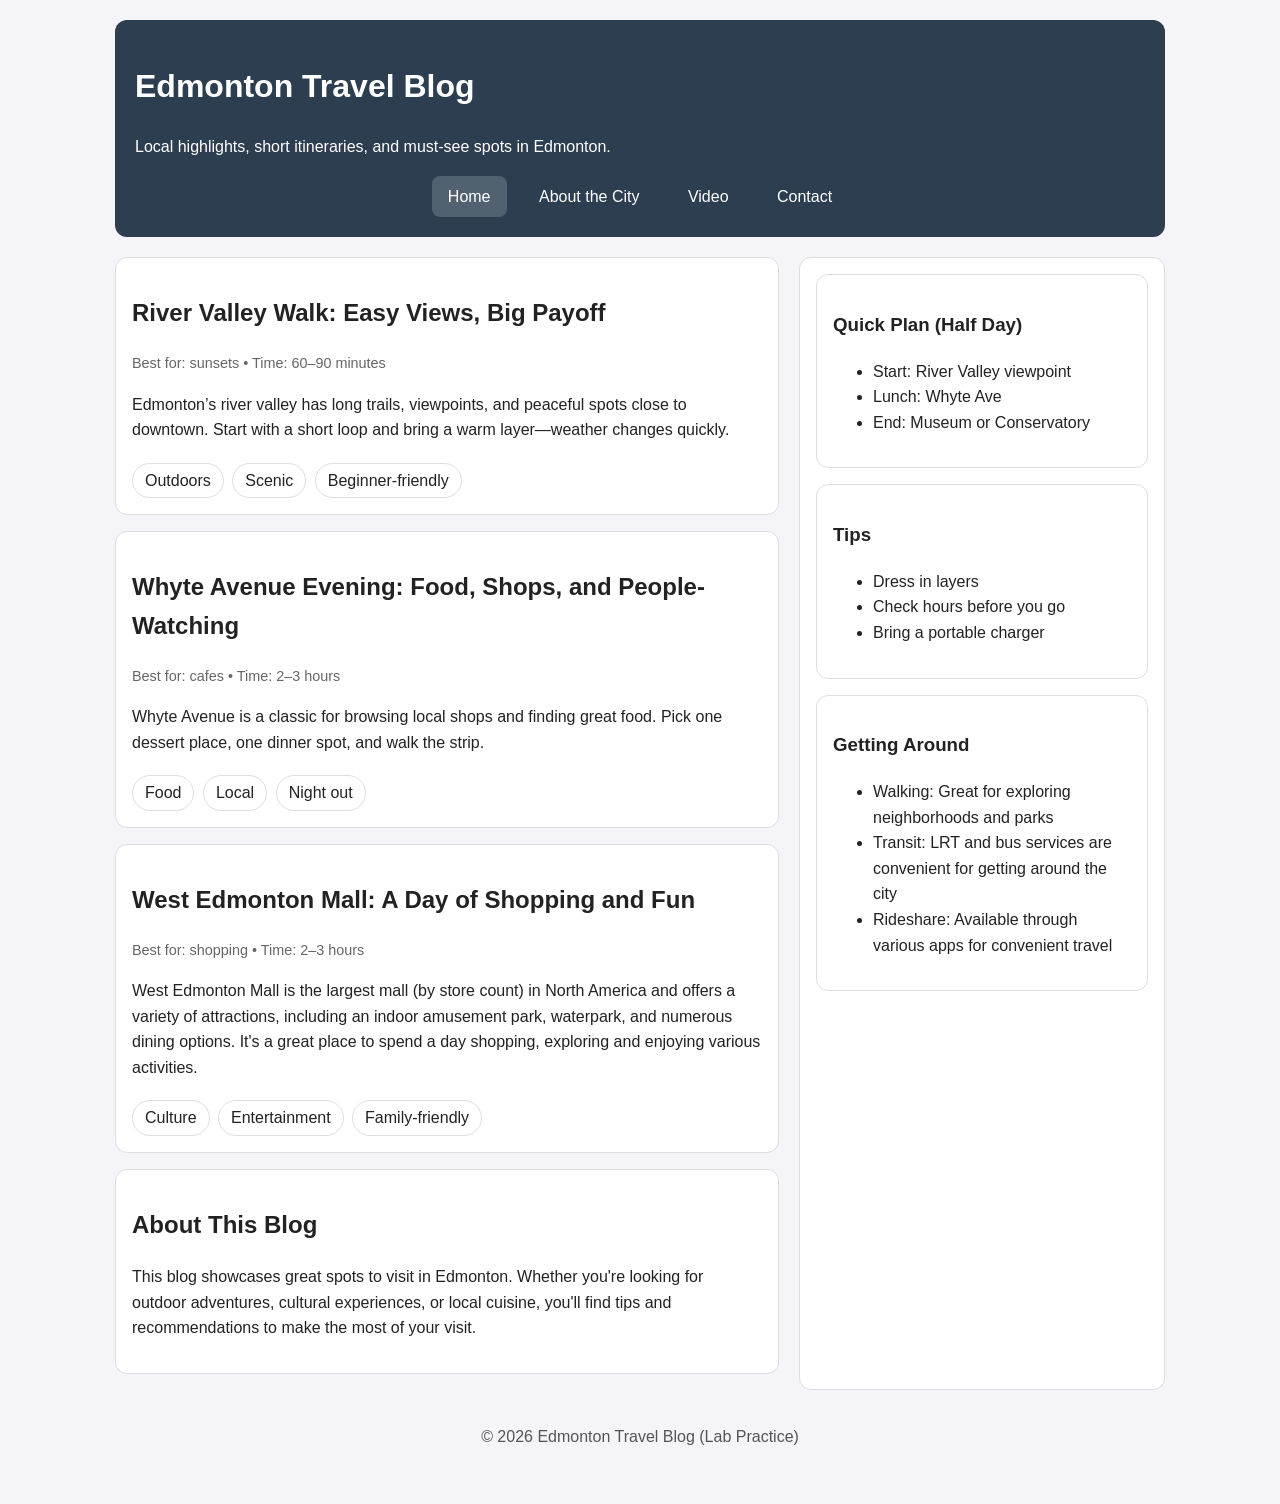
<file: index.html>
<!DOCTYPE html>
<html lang="en">

<head>
    <!-- Character encoding -->
    <meta charset="UTF-8" />
    <!-- Responsive scaling for mobile -->
    <meta name="viewport" content="width=device-width, initial-scale=1" />
    <title>Edmonton Travel Blog | Home</title>
    <!-- All pages share ONE stylesheet -->
    <link rel="stylesheet" href="style.css" />
</head>

<body>
    <!-- Container centers the site and controls max-width -->
    <div class="container">
        <header class="site-header">
            <h1>Edmonton Travel Blog</h1>
            <p>Local highlights, short itineraries, and must-see spots in Edmonton.</p>
            <!-- Navigation is a list; CSS will turn it into a nav bar -->
            <nav class="site-nav">
                <ul>
                    <li><a class="active" href="index.html">Home</a></li>
                    <li><a href="city.html">About the City</a></li>
                    <li><a href="video.html">Video</a></li>
                    <li><a href="contact.html">Contact</a></li>
                </ul>
            </nav>
        </header>
        <!-- Two-column layout: main content + sidebar -->
        <main class="layout">
            <section class="main">
                <article class="card">
                    <h2>River Valley Walk: Easy Views, Big Payoff</h2>
                    <div class="meta">Best for: sunsets • Time: 60–90 minutes</div>
                    <p>
                        Edmonton’s river valley has long trails, viewpoints, and peaceful spots
                        close to downtown. Start with a short loop and bring a warm layer—weather
                        changes quickly.
                    </p>
                    <div class="tags">
                        <span class="tag">Outdoors</span>
                        <span class="tag">Scenic</span>
                        <span class="tag">Beginner-friendly</span>
                    </div>
                </article>
                <article class="card">
                    <h2>Whyte Avenue Evening: Food, Shops, and People-Watching</h2>
                    <div class="meta">Best for: cafes • Time: 2–3 hours</div>
                    <p>
                        Whyte Avenue is a classic for browsing local shops and finding great food.
                        Pick one dessert place, one dinner spot, and walk the strip.
                    </p>
                    <div class="tags">
                        <span class="tag">Food</span>
                        <span class="tag">Local</span>
                        <span class="tag">Night out</span>
                    </div>
                </article>
                <!-- TODO (HTML #1):
Add ONE more blog post as <article class="card"> with:
- a place in Edmonton (example: Muttart Conservatory, Fort Edmonton Park,
Royal Alberta Museum)
- a <div class="meta"> line
- at least TWO <span class="tag"> tags
-->
                <article class="card">
                    <h2>West Edmonton Mall: A Day of Shopping and Fun</h2>
                    <div class="meta">Best for: shopping • Time: 2–3 hours</div>
                    <p>
                        West Edmonton Mall is the largest mall (by store count) in North America and offers a variety of attractions, including an indoor amusement park, waterpark, and numerous dining options. 
                        It's a great place to spend a day shopping, exploring and enjoying various activities.
                    </p>
                    <div class="tags">
                        <span class="tag">Culture</span>
                        <span class="tag">Entertainment</span>
                        <span class="tag">Family-friendly</span>
                    </div>
                </article>
                <!-- TODO (HTML #2):
Add another card at the bottom:
- heading and 2–3 sentences describing what the blog is about
-->
                <article class="card">
                    <h2>About This Blog</h2>
                    <p>
                        This blog showcases great spots to visit in Edmonton. Whether you're looking for outdoor adventures, cultural experiences, or local cuisine, you'll find tips and recommendations to make the most of your visit.
                    </p>
                </article>
            </section>
            <aside class="sidebar">
                <div class="card">
                    <h3>Quick Plan (Half Day)</h3>
                    <ul>
                        <li>Start: River Valley viewpoint</li>
                        <li>Lunch: Whyte Ave</li>
                        <li>End: Museum or Conservatory</li>
                    </ul>
                </div>
                <div class="card">
                    <h3>Tips</h3>
                    <ul>
                        <li>Dress in layers</li>
                        <li>Check hours before you go</li>
                        <li>Bring a portable charger</li>
                    </ul>
                </div>
                <!-- TODO (HTML #3):
Add one more sidebar card:
- Title: Getting Around
- List with 2/3 items (walk, transit, rideshare, etc.)
-->
                <div class="card">
                    <h3>Getting Around</h3>
                    <ul>
                        <li>Walking: Great for exploring neighborhoods and parks</li>
                        <li>Transit: LRT and bus services are convenient for getting around the city</li>
                        <li>Rideshare: Available through various apps for convenient travel</li>
                    </ul>
                </div>
            </aside>
        </main>
        <footer class="site-footer">
            <p>&copy; 2026 Edmonton Travel Blog (Lab Practice)</p>
        </footer>
    </div>
</body>

</html>
</file>
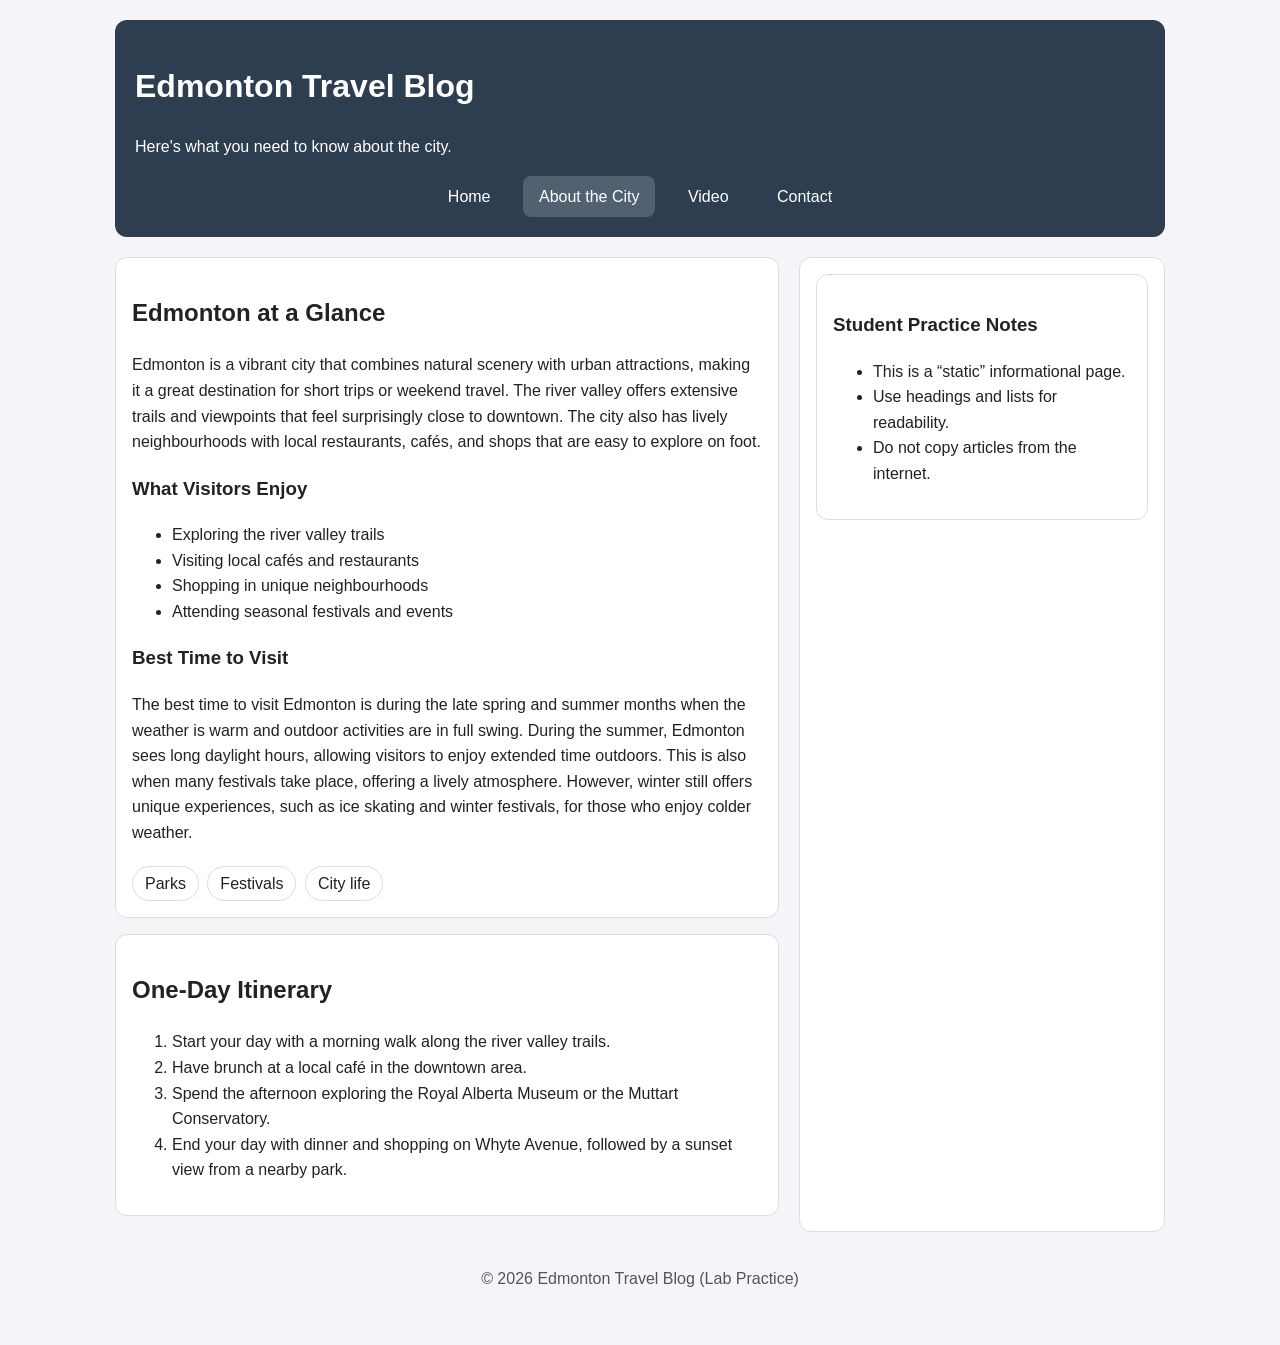
<file: city.html>
<!DOCTYPE html>
<html lang="en">

<head>
    <meta charset="UTF-8" />
    <meta name="viewport" content="width=device-width, initial-scale=1" />
    <title>Edmonton Travel Blog | About the City</title>
    <link rel="stylesheet" href="style.css" />
</head>

<body>
    <div class="container">
        <!-- TODO (HTML #4):
HEADER SECTION (copy the same structure from index.html)
1) Create a <header> with class="site-header"
2) Add an <h1> for the site title: Edmonton Travel Blog
3) Add a <p> that describes the current page (example: About the City)
4) Add the navigation menu using <nav class="site-nav"> with a <ul> list
- Each menu item is a <li> containing an <a> link
- Use the SAME menu on every page for consistency
- Only change which link has class="active" (the current page)
-->
        <header class="site-header">
            <h1>Edmonton Travel Blog</h1>
            <p>Here's what you need to know about the city.</p>
            <!-- Navigation is a list; CSS will turn it into a nav bar -->
            <nav class="site-nav">
                <ul>
                    <li><a href="index.html">Home</a></li>
                    <li><a class="active" href="city.html">About the City</a></li>
                    <li><a href="video.html">Video</a></li>
                    <li><a href="contact.html">Contact</a></li>
                </ul>
            </nav>
        </header>
        <main class="layout">
            <section class="main">
                <div class="card">
                    <h2>Edmonton at a Glance</h2>
                    <p>
                        Edmonton is a vibrant city that combines natural scenery with urban
                        attractions, making it a great destination for short trips or weekend
                        travel. The river valley offers extensive trails and viewpoints that
                        feel surprisingly close to downtown. The city also has lively
                        neighbourhoods with local restaurants, cafés, and shops that are easy
                        to explore on foot.
                    </p>
                    <h3>What Visitors Enjoy</h3>
                    <!-- TODO (HTML #5):
Add a <ul> list with 4 items.
-->
                        <ul>
                            <li>Exploring the river valley trails</li>
                            <li>Visiting local cafés and restaurants</li>
                            <li>Shopping in unique neighbourhoods</li>
                            <li>Attending seasonal festivals and events</li>
                        </ul>
                    <!-- TODO (HTML #6):
Create a header stating “Best Time to Visit” and Write 2–4 sentences.
-->
                    <h3>Best Time to Visit</h3>
                    <p>
                        The best time to visit Edmonton is during the late spring and summer months when the weather is warm and outdoor activities are in full swing.
                        During the summer, Edmonton sees long daylight hours, allowing visitors to enjoy extended time outdoors. 
                        This is also when many festivals take place, offering a lively atmosphere. 
                        However, winter still offers unique experiences, such as ice skating and winter festivals, for those who enjoy colder weather.
                    </p>
                    <div class="tags">
                        <span class="tag">Parks</span>
                        <span class="tag">Festivals</span>
                        <span class="tag">City life</span>
                    </div>
                </div>
                <!-- TODO (HTML #7):
Add a second card titled “One-Day Itinerary” containing an <ol> list with
4 steps.
-->
                <div class="card">
                    <h2>One-Day Itinerary</h2>
                    <ol>
                        <li>Start your day with a morning walk along the river valley trails.</li>
                        <li>Have brunch at a local café in the downtown area.</li>
                        <li>Spend the afternoon exploring the Royal Alberta Museum or the Muttart Conservatory.</li>
                        <li>End your day with dinner and shopping on Whyte Avenue, followed by a sunset view from a nearby park.</li>
                    </ol>
                </div>
            </section>
            <aside class="sidebar">
                <div class="card">
                    <h3>Student Practice Notes</h3>
                    <ul>
                        <li>This is a “static” informational page.</li>
                        <li>Use headings and lists for readability.</li>
                        <li>Do not copy articles from the internet.</li>
                    </ul>
                </div>
            </aside>
        </main>
        <footer class="site-footer">
            <p>&copy; 2026 Edmonton Travel Blog (Lab Practice)</p>
        </footer>
    </div>
</body>

</html>
</file>
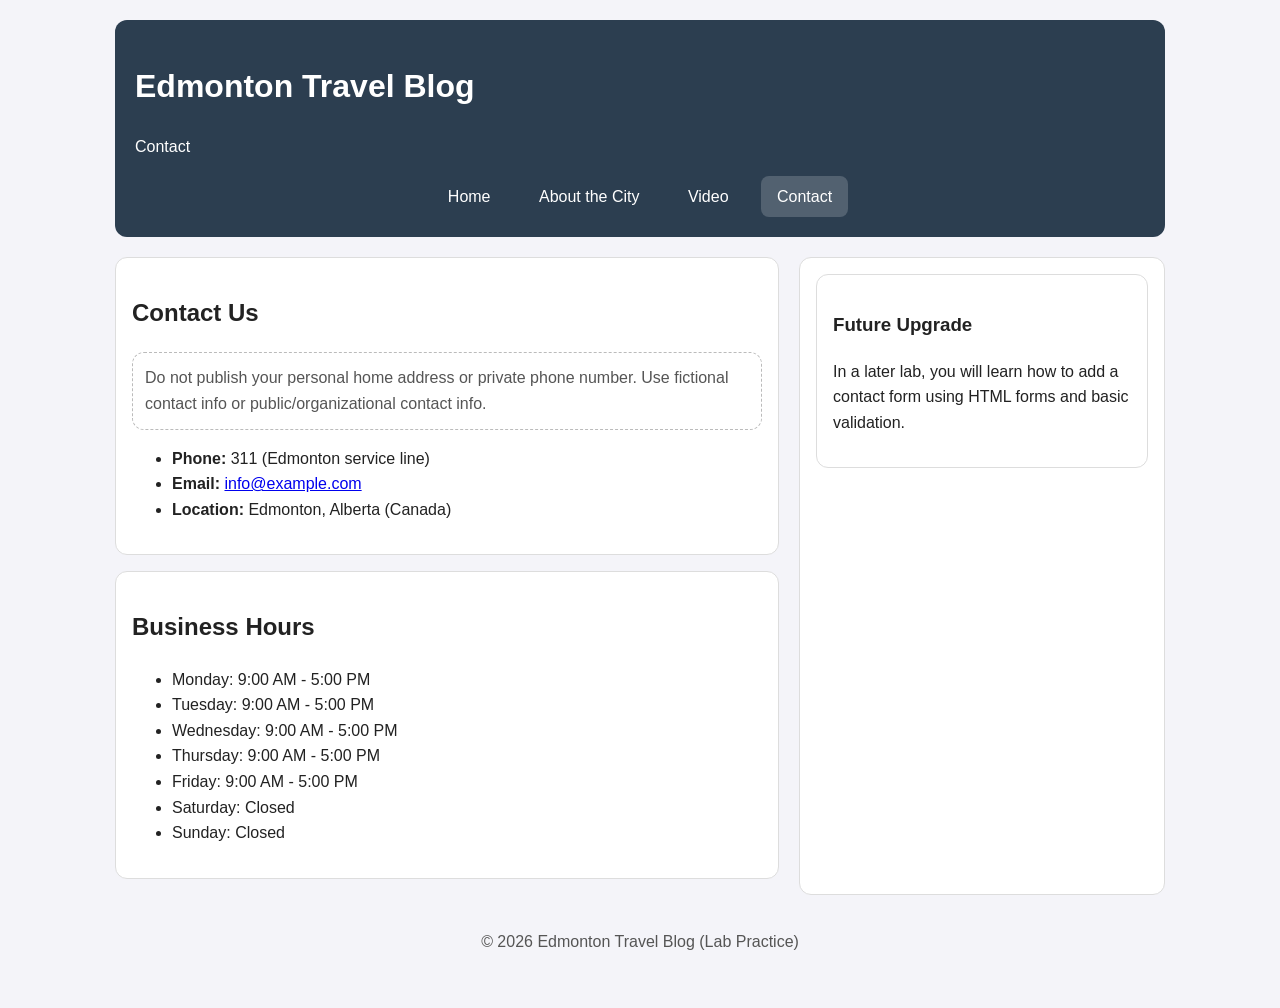
<file: contact.html>
<!DOCTYPE html>
<html lang="en">

<head>
    <meta charset="UTF-8" />
    <meta name="viewport" content="width=device-width, initial-scale=1" />
    <title>Edmonton Travel Blog | Contact</title>
    <link rel="stylesheet" href="style.css" />
</head>

<body>
    <div class="container">
        <header class="site-header">
            <h1>Edmonton Travel Blog</h1>
            <p>Contact</p>
            <nav class="site-nav">
                <ul>
                    <li><a href="index.html">Home</a></li>
                    <li><a href="city.html">About the City</a></li>
                    <li><a href="video.html">Video</a></li>
                    <li><a class="active" href="contact.html">Contact</a></li>
                </ul>
            </nav>
        </header>
        <main class="layout">
            <section class="main">
                <div class="card">
                    <h2>Contact Us</h2>
                    <p class="notice">
                        Do not publish your personal home address or private phone number.
                        Use fictional contact info or public/organizational contact info.
                    </p>
                    <ul>
                        <li><strong>Phone:</strong> 311 (Edmonton service line)</li>
                        <li>
                            <strong>Email:</strong>
                            <a href="mailto:info@example.com">info@example.com</a>
                        </li>
                        <li><strong>Location:</strong> Edmonton, Alberta (Canada)</li>
                    </ul>
                </div>
                <!-- TODO (HTML #10):
Add a second card titled “Business Hours” with a list of days/times.
-->
                <div class="card">
                    <h2>Business Hours</h2>
                    <ul>
                        <li>Monday: 9:00 AM - 5:00 PM</li>
                        <li>Tuesday: 9:00 AM - 5:00 PM</li>
                        <li>Wednesday: 9:00 AM - 5:00 PM</li>
                        <li>Thursday: 9:00 AM - 5:00 PM</li>
                        <li>Friday: 9:00 AM - 5:00 PM</li>
                        <li>Saturday: Closed</li>
                        <li>Sunday: Closed</li>
                    </ul>
                </div>
            </section>
            <aside class="sidebar">
                <div class="card">
                    <h3>Future Upgrade</h3>
                    <p>
                        In a later lab, you will learn how to add a contact form using HTML
                        forms and basic validation.
                    </p>
                </div>
            </aside>
        </main>
        <footer class="site-footer">
            <p>&copy; 2026 Edmonton Travel Blog (Lab Practice)</p>
        </footer>
    </div>
</body>

</html>
</file>
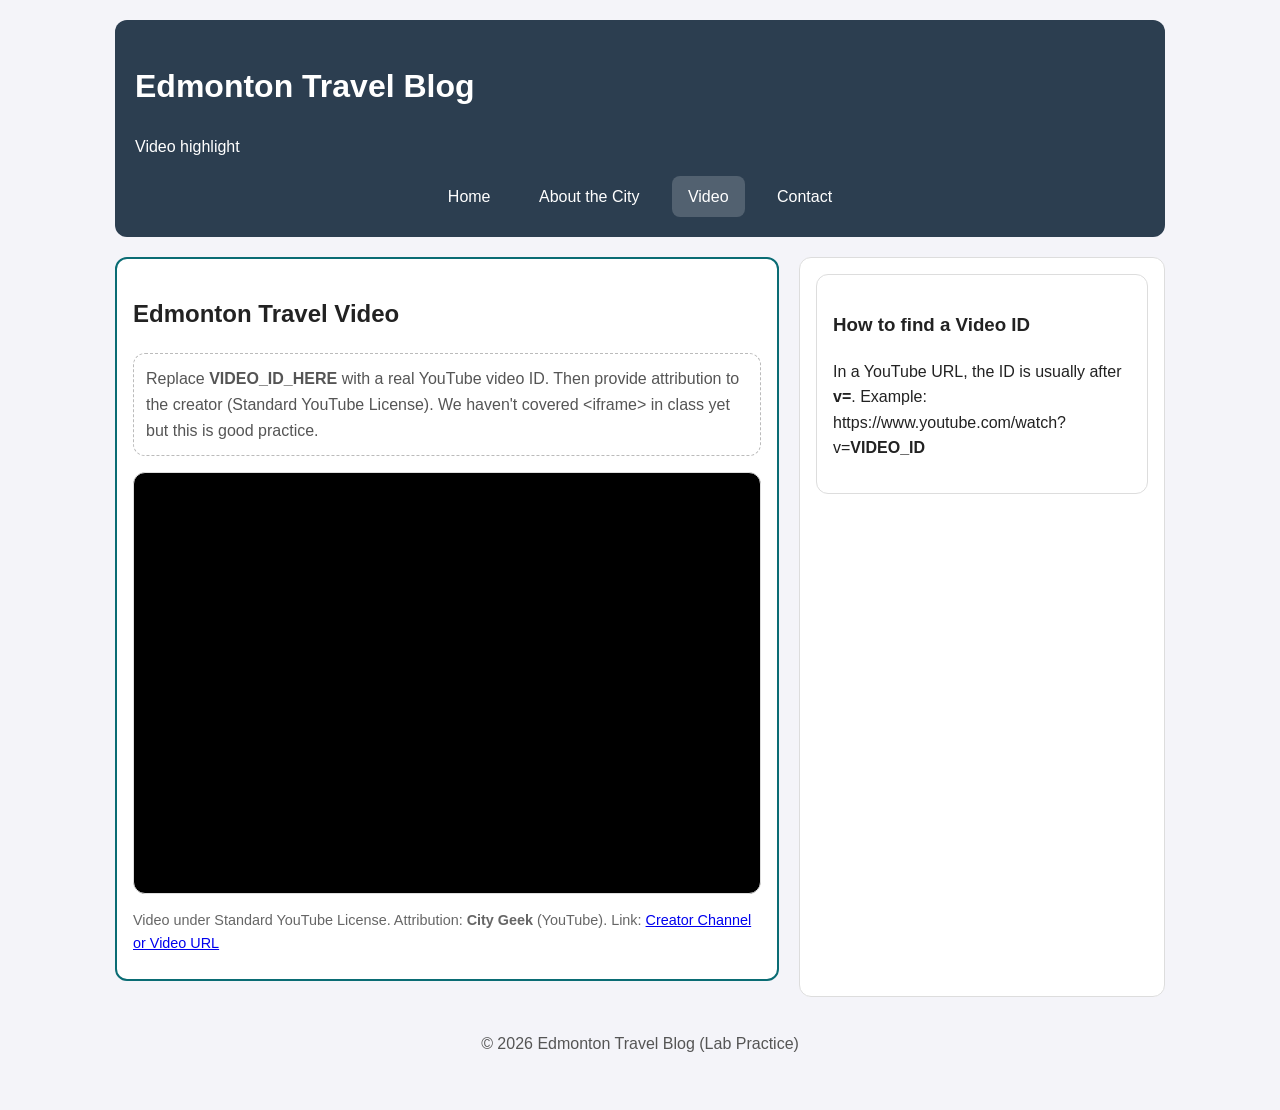
<file: video.html>
<!doctype html>
<html lang="en">
    <head>
        <meta charset="UTF-8" />
        <meta name="viewport" content="width=device-width, initial-scale=1" />
        <title>Edmonton Travel Blog | Video</title>
        <link rel="stylesheet" href="style.css" />
    </head>

    <body>
        <div class="container">
            <header class="site-header">
                <h1>Edmonton Travel Blog</h1>
                <p>Video highlight</p>
                <nav class="site-nav">
                    <ul>
                        <li><a href="index.html">Home</a></li>
                        <li><a href="city.html">About the City</a></li>
                        <li><a class="active" href="video.html">Video</a></li>
                        <li><a href="contact.html">Contact</a></li>
                    </ul>
                </nav>
            </header>
            <main class="layout">
                <section class="main">
                    <div class="card" id="featured-video">
                        <h2>Edmonton Travel Video</h2>
                        <p class="notice">
                            Replace <strong>VIDEO_ID_HERE</strong> with a real
                            YouTube video ID. Then provide attribution to the
                            creator (Standard YouTube License). We haven't
                            covered &lt;iframe&gt; in class yet but this is good
                            practice.
                        </p>
                        <div class="video-wrap">
                            <!-- TODO (HTML #8):
Add a YouTube video using an <iframe> embed. Take the video ID from a
normal YouTube link then place it into the embed format. For example,
if the link is https://www.youtube.com/watch?v=EfJo3MHFkFI, the video
ID is EfJo3MHFkFI, so your iframe src becomes
https://www.youtube.com/embed/EfJo3MHFkFI. Keep the iframe attributes
(title, allow, allowfullscreen) so the player works correctly. After
the iframe, include attribution by writing the creator’s name and
adding a working link to the video or creator’s channel; if the video
cannot be embedded (it may say playback is disabled on other websites),
choose a different YouTube video that allows embedding.
-->
                            <iframe
                                width="560"
                                height="315"
                                src="https://www.youtube.com/embed/MsrdEa2jdEM?si=F8tK141J1Qki2P9J"
                                title="YouTube video player"
                                frameborder="0"
                                allow="
                                    accelerometer;
                                    autoplay;
                                    clipboard-write;
                                    encrypted-media;
                                    gyroscope;
                                    picture-in-picture;
                                    web-share;
                                "
                                referrerpolicy="strict-origin-when-cross-origin"
                                allowfullscreen
                            ></iframe>
                        </div>
                        <p class="meta">
                            Video under Standard YouTube License. Attribution:
                            <strong>City Geek</strong> (YouTube). Link:
                            <a href="https://www.youtube.com/@CityGeek" target="_blank" rel="noopener"
                                >Creator Channel or Video URL</a
                            >
                        </p>
                        <!-- TODO (HTML #9):
1)Replace Creator Name Here with the creator’s name.
2)Replace # with the real URL (creator channel OR the video page).
-->
                    </div>
                </section>
                <aside class="sidebar">
                    <div class="card">
                        <h3>How to find a Video ID</h3>
                        <p>
                            In a YouTube URL, the ID is usually after
                            <strong>v=</strong>. Example:
                            https://www.youtube.com/watch?v=<strong
                                >VIDEO_ID</strong
                            >
                        </p>
                    </div>
                </aside>
            </main>
            <footer class="site-footer">
                <p>&copy; 2026 Edmonton Travel Blog (Lab Practice)</p>
            </footer>
        </div>
    </body>
</html>
</file>
<file: style.css>
/* ---------------------------
style.css (Student Tasks Version)
Selectors + Box Model + Variables
---------------------------
HOW TO USE THIS FILE:
- Keep the selectors as they are (e.g., .site-nav a).
Only add properties inside { }.
- Use CSS variables with var(--name) whenever possible.
- Use the Box Model (padding, margin, border, border-radius) to
create spacing and “button/card” looks.
- After each edit: Save → Refresh the browser.
DEBUG TIP (CSS Cascade):
If a style does not apply, check:
1) selector matches the HTML element
2) you saved the file
3) no typos (property names, missing semicolons)
4) whether another rule overrides it (order/specificity)
*/
/* ---------------------------
CSS Variables:
You may keep these values or adjust them to create a different theme.
Typical values:
- colors in hex (#RRGGBB)
- common neutrals: light background, dark text
- one accent color used for highlights/hover
--------------------------- */
:root {
    --bg: #f4f4f9;
    /* background color (light) */
    --text: #222;
    /* main text color (dark) */
    --primary: #2c3e50;
    /* header/nav background color */
    --accent: #0a6c74;
    /* highlight/hover color */
    --white: #ffffff;
    /* white */
    --border: #ddd;
    /* light border color */
}

.theme-dark {
    --bg: #0f172a;
    --text: #e5e7eb;
    --primary: #111827;
    --accent: #38bdf8;
    --white: #111827;
    --border: #334155;
}

/* Base styles (inheritance applies to many text properties)
You can adjust:
- font-family (Arial, Helvetica, sans-serif)
- line-height (e.g., 1.4 to 1.8)
- background and color using variables */
body {
    margin: 0;
    font-family: Arial, sans-serif;
    background: var(--bg);
    color: var(--text);
    line-height: 1.6;
}

/* Centers page content and prevents text from stretching too wide
You can adjust:
- max-width (e.g., 900px to 1200px)
- padding (e.g., 16px to 32px) */
.container {
    max-width: 1050px;
    margin: 0 auto;
    padding: 20px;
}

/* Header “banner”
You can adjust:
- padding (e.g., 16px–28px)
- border-radius (e.g., 8px–16px)
- background using var(--primary) */
.site-header {
    background: var(--primary);
    color: var(--white);
    padding: 20px;
    border-radius: 12px;
}

/* ---------------------------
Descendant selectors:
The UL is styled only inside .site-nav so other lists are unaffected.
Typical values:
- list-style: none; removes bullets
- text-align: center; centers the menu
--------------------------- */
.site-nav ul {
    list-style: none;
    margin: 0;
    padding: 0;
    text-align: center;
}

/* Each LI controls positioning of each menu item.
Typical values:
- display: inline-block; puts items side-by-side
- margin: small horizontal spacing like 4px–12px */
.site-nav li {
    display: inline-block;
    margin: 0 6px;
}

/* TODO (CSS #1): Nav links as buttons
Target: .site-nav a (the clickable element)
Typical values:
- display: inline-block so padding/background behave like a “button”.
You should define more properties to make links look like buttons:
- text color: usually var(--white)
- remove underline: text-decoration (often 'none')
- padding: increases clickable area (common: vertical 8–12px, horizontal 12–22px)
- border-radius: rounding (common: 4px–12px; or 999px for pill style)
Optional additions:
- background for non-hover state (transparent or subtle)
- font-weight (normal/bold)
- transition: smooth hover effect (often background-color 0.2s–0.3s)
*/
.site-nav a {
    display: inline-block;
    color: var(--white);
    text-decoration: none;
    padding: 8px 16px;
    border-radius: 8px;
    transition: background-color 200ms ease-in-out;
}

/* TODO (CSS #2): Hover effect
Target: .site-nav a:hover
You should define what changes when the mouse hovers:
- background color: commonly var(--accent)
- optionally adjust text color (if contrast becomes poor)
- optionally change underline/border effect instead of background (design choice)
*/
.site-nav a:hover {
    background-color: var(--accent);
}

/* TODO (CSS #3): Active link highlight
Target: .site-nav a.active
This should make the current page link look “selected.”
Common approaches (choose one):
- subtle background (semi-transparent white)
- underline or border-bottom
- slightly different text color
- stronger font-weight
Keep it visually consistent with your hover style.
*/
.site-nav a.active {
    background-color: rgba(255, 255, 255, 0.18);
}

/* Two-column layout (Flexbox)
You may keep this as-is. CSS Layouts will be taught be in a future lecture
Typical values:
- gap: 12px–28px */
.layout {
    margin-top: 20px;
    display: flex;
    gap: 20px;
}

.main {
    flex: 2;
}

.sidebar {
    flex: 1;
}

/* TODO (CSS #4): Sidebar card look
Target: .sidebar
Goal: Make the sidebar area look like a clean panel.
Typical properties:
- background: var(--white)
- padding: 12px–20px
- border: 1px solid var(--border)
- border-radius: 8px–16px
Optional:
- slightly different background (very light tint)
*/
.sidebar {
    background: var(--white);
    padding: 16px;
    border: 1px solid var(--border);
    border-radius: 12px;
}

/* TODO (CSS #5): Card styling (Box Model)
Target: .card
Goal: Make every card look like a readable block.
Typical properties:
- background: var(--white)
- padding: 14px–20px
- margin-bottom: 12px–18px
- border: 1px solid var(--border)
- border-radius: 8px–16px
Optional:
- box-shadow for depth (subtle; do not overdo)
*/
.card {
    background: var(--white);
    padding: 16px;
    margin-bottom: 16px;
    border: 1px solid var(--border);
    border-radius: 12px;
}

/* TODO (CSS #6): Meta line
Target: .meta
Goal: Smaller, less prominent text than body content.
Typical properties:
- font-size: around 0.85rem–0.95rem
- color: a muted grey (e.g., #666 or #777)
- margin-bottom: 6px–12px
*/
.meta {
    font-size: 0.9rem;
    color: #666;
    margin-bottom: 8px;
}

/* TODO (CSS #7): Tag “pill” styling
Target: .tag
Typical values:
- display: inline-block so padding/background behave properly.
Goal: Define more properties to make tags look like pill labels
- padding: small (vertical 4–7px, horizontal 10–16px)
- margin: small spacing between tags
- border: 1px solid (often #ccc or var(--border))
- border-radius: very large (e.g., 999px) for pill shape
Optional:
- background: white or very light tint
- text color: var(--primary) or var(--text)
*/
.tag {
    display: inline-block;
    padding: 4px 12px;
    margin: 4px 4px 0 0;
    border: 1px solid var(--border);
    border-radius: 999px;
}

/* TODO (CSS #8): Video container
Target: .video-wrap
Goal: The iframe should appear inside a neat frame with rounded corners.
Typical properties:
- border: 1px solid var(--border)
- border-radius: 8px–16px
- overflow: hidden (important for rounded corners)
- background: #000 (prevents white gaps around the video)
*/
.video-wrap {
    border: 1px solid var(--border);
    border-radius: 12px;
    overflow: hidden;
    background: #000;
}

.video-wrap iframe {
    width: 100%;
    height: 420px;
    border: 0;
    display: block;
}

/* TODO (CSS #9): ID selector example
Target: #featured-video
- styles ONLY the element with id="featured-video"
Goal: Use this to emphasize the featured section
- this is more specific than .card
*/
#featured-video {
    /* Examples of what you CAN define here:
- a different border style (solid/dashed)
- a thicker border width
- extra padding or margin
- a subtle background tint
- a stronger border-left accent
*/
    border: 2px solid var(--accent);
}

/* TODO (CSS #10): Notice styling
Target: .notice
Goal: Make instruction boxes stand out.
Typical properties:
- border: dashed (e.g., 1px dashed #bbb)
- padding: 10px–14px
- border-radius: 8px–16px
Optional:
- background: white or a very light tint
- slightly muted text color
*/
.notice {
    border: 1px dashed #bbb;
    padding: 12px;
    border-radius: 12px;
    background: var(--white);
    color: #555;
}

/* Footer
You can adjust padding and color but keep it readable. */
.site-footer {
    text-align: center;
    padding: 18px 10px;
    color: #555;
}
</file>
